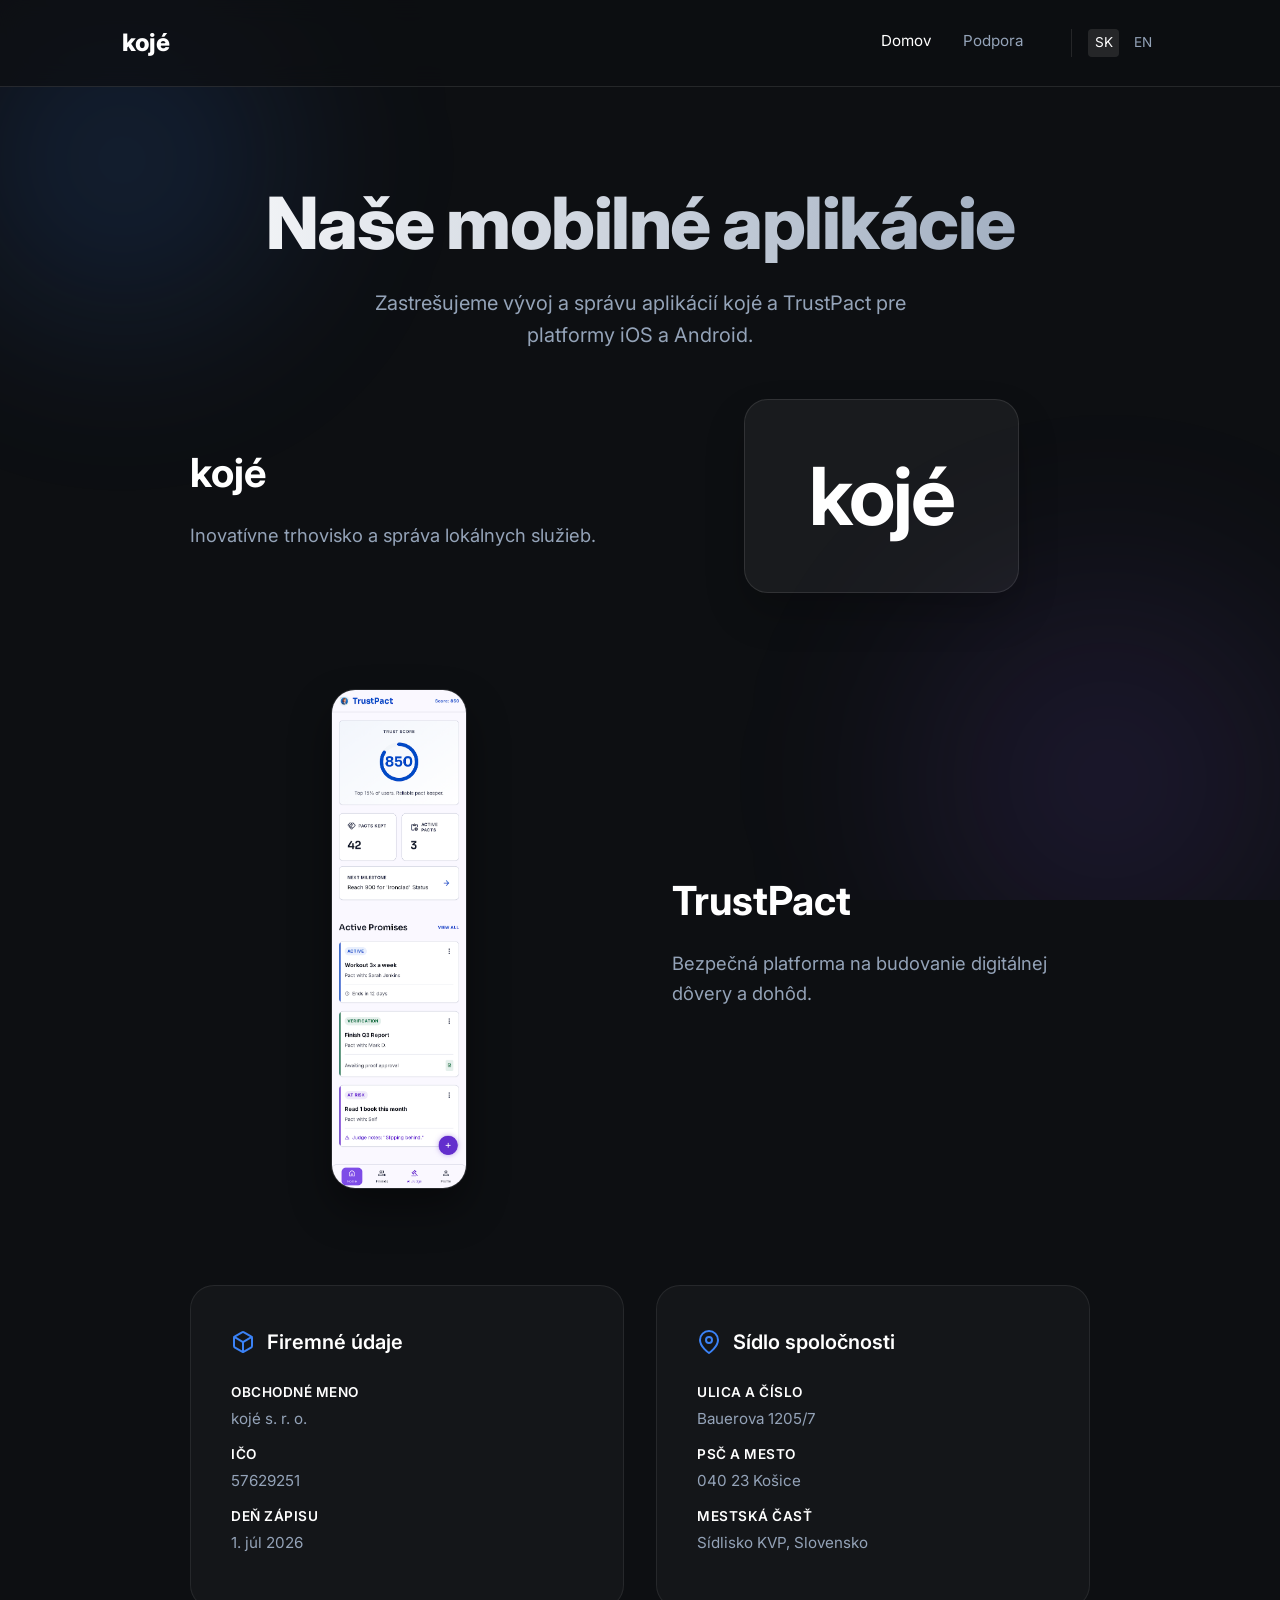
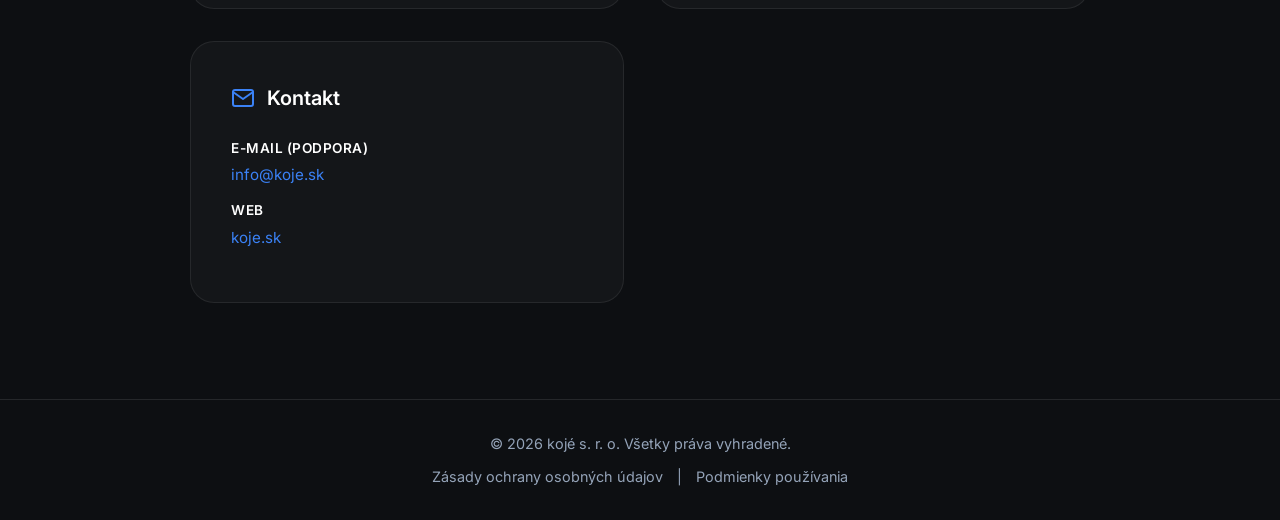
<file: index.html>
<!DOCTYPE html>
<html lang="sk">

<head>
    <meta charset="UTF-8">
    <meta name="viewport" content="width=device-width, initial-scale=1.0">
    <title>kojé s.r.o. | Vývoj inovatívnych mobilných aplikácií</title>
    <meta name="description" content="Sme technologická spoločnosť zameraná na vývoj inovatívnych mobilných aplikácií.">
    <link rel="stylesheet" href="css/style.css">
</head>

<body>
    <div class="bg-gradients">
        <div class="gradient-blob blob-1"></div>
        <div class="gradient-blob blob-2"></div>
    </div>

    <nav>
        <div class="container nav-content">
            <a href="/" class="logo">kojé</a>
            <div class="nav-links">
                <a href="/" class="active">Domov</a>
                <a href="support.html">Podpora</a>
                <div class="lang-switch">
                    <a href="/" class="active">SK</a>
                    <a href="/en/">EN</a>
                </div>
            </div>
        </div>
    </nav>

    <main>
        <div class="container">
            <div class="hero">
                <h1>Naše mobilné aplikácie</h1>
                <p>Zastrešujeme vývoj a správu aplikácií kojé a TrustPact pre platformy iOS a Android.</p>
            </div>

            <div class="apps-section" style="width: 100%; max-width: 900px; margin: 0 auto 6rem auto;">
                <div class="app-feature" style="display: flex; align-items: center; gap: 4rem; margin-bottom: 6rem; flex-wrap: wrap;">
                    <div style="flex: 1; min-width: 300px; text-align: left;">
                        <h2 style="font-size: 2.5rem; margin-bottom: 1rem; color: #fff;">kojé</h2>
                        <p style="font-size: 1.15rem; color: var(--text-muted);">Inovatívne trhovisko a správa lokálnych služieb.</p>
                    </div>
                    <div style="flex: 1; min-width: 300px; display: flex; justify-content: center; align-items: center;">
                        <div style="font-size: 5rem; font-weight: bold; color: #fff; letter-spacing: -2px; padding: 2rem 4rem; background: rgba(255,255,255,0.05); border-radius: 24px; box-shadow: 0 20px 40px rgba(0,0,0,0.2); border: 1px solid var(--glass-border);">kojé</div>
                    </div>
                </div>

                <div class="app-feature" style="display: flex; align-items: center; gap: 4rem; margin-bottom: 2rem; flex-wrap: wrap-reverse;">
                    <div style="flex: 1; min-width: 300px; display: flex; justify-content: center;">
                        <img src="images/trustpact-screen.png" alt="TrustPact screenshot" style="max-height: 500px; width: auto; max-width: 100%; border-radius: 24px; object-fit: contain; box-shadow: 0 20px 40px rgba(0,0,0,0.4); border: 1px solid var(--glass-border);">
                    </div>
                    <div style="flex: 1; min-width: 300px; text-align: left;">
                        <h2 style="font-size: 2.5rem; margin-bottom: 1rem; color: #fff;">TrustPact</h2>
                        <p style="font-size: 1.15rem; color: var(--text-muted);">Bezpečná platforma na budovanie digitálnej dôvery a dohôd.</p>
                    </div>
                </div>
            </div>

            <div class="info-grid">
                <div class="glass-card">
                    <h3>
                        <svg width="24" height="24" viewBox="0 0 24 24" fill="none" stroke="currentColor"
                            stroke-width="2" stroke-linecap="round" stroke-linejoin="round">
                            <path
                                d="M21 16V8a2 2 0 0 0-1-1.73l-7-4a2 2 0 0 0-2 0l-7 4A2 2 0 0 0 3 8v8a2 2 0 0 0 1 1.73l7 4a2 2 0 0 0 2 0l7-4A2 2 0 0 0 21 16z">
                            </path>
                            <polyline points="3.27 6.96 12 12.01 20.73 6.96"></polyline>
                            <line x1="12" y1="22.08" x2="12" y2="12"></line>
                        </svg>
                        Firemné údaje
                    </h3>
                    <p><strong>Obchodné meno</strong> kojé s. r. o.</p>
                    <p><strong>IČO</strong> 57629251</p>
                    <p><strong>Deň zápisu</strong> 1. júl 2026</p>
                </div>

                <div class="glass-card">
                    <h3>
                        <svg width="24" height="24" viewBox="0 0 24 24" fill="none" stroke="currentColor"
                            stroke-width="2" stroke-linecap="round" stroke-linejoin="round">
                            <path d="M21 10c0 7-9 13-9 13s-9-6-9-13a9 9 0 0 1 18 0z"></path>
                            <circle cx="12" cy="10" r="3"></circle>
                        </svg>
                        Sídlo spoločnosti
                    </h3>
                    <p><strong>Ulica a číslo</strong> Bauerova 1205/7</p>
                    <p><strong>PSČ a mesto</strong> 040 23 Košice</p>
                    <p><strong>Mestská časť</strong> Sídlisko KVP, Slovensko</p>
                </div>

                <div class="glass-card">
                    <h3>
                        <svg width="24" height="24" viewBox="0 0 24 24" fill="none" stroke="currentColor"
                            stroke-width="2" stroke-linecap="round" stroke-linejoin="round">
                            <path d="M4 4h16c1.1 0 2 .9 2 2v12c0 1.1-.9 2-2 2H4c-1.1 0-2-.9-2-2V6c0-1.1.9-2 2-2z">
                            </path>
                            <polyline points="22,6 12,13 2,6"></polyline>
                        </svg>
                        Kontakt
                    </h3>
                    <p><strong>E-mail (Podpora)</strong> <a href="mailto:info@koje.sk">info@koje.sk</a></p>
                    <p><strong>Web</strong> <a href="https://koje.sk">koje.sk</a></p>
                </div>
            </div>
        </div>
    </main>

    <footer>
        <div class="container">
            <p>&copy; 2026 kojé s. r. o. Všetky práva vyhradené.</p>
            <p style="margin-top: 10px;">
                <a href="privacy-policy.html"
                    style="color: var(--text-muted); text-decoration: none; margin: 0 10px;">Zásady ochrany osobných
                    údajov</a> |
                <a href="terms-of-service.html"
                    style="color: var(--text-muted); text-decoration: none; margin: 0 10px;">Podmienky používania</a>
            </p>
        </div>
    </footer>
</body>

</html>
</file>
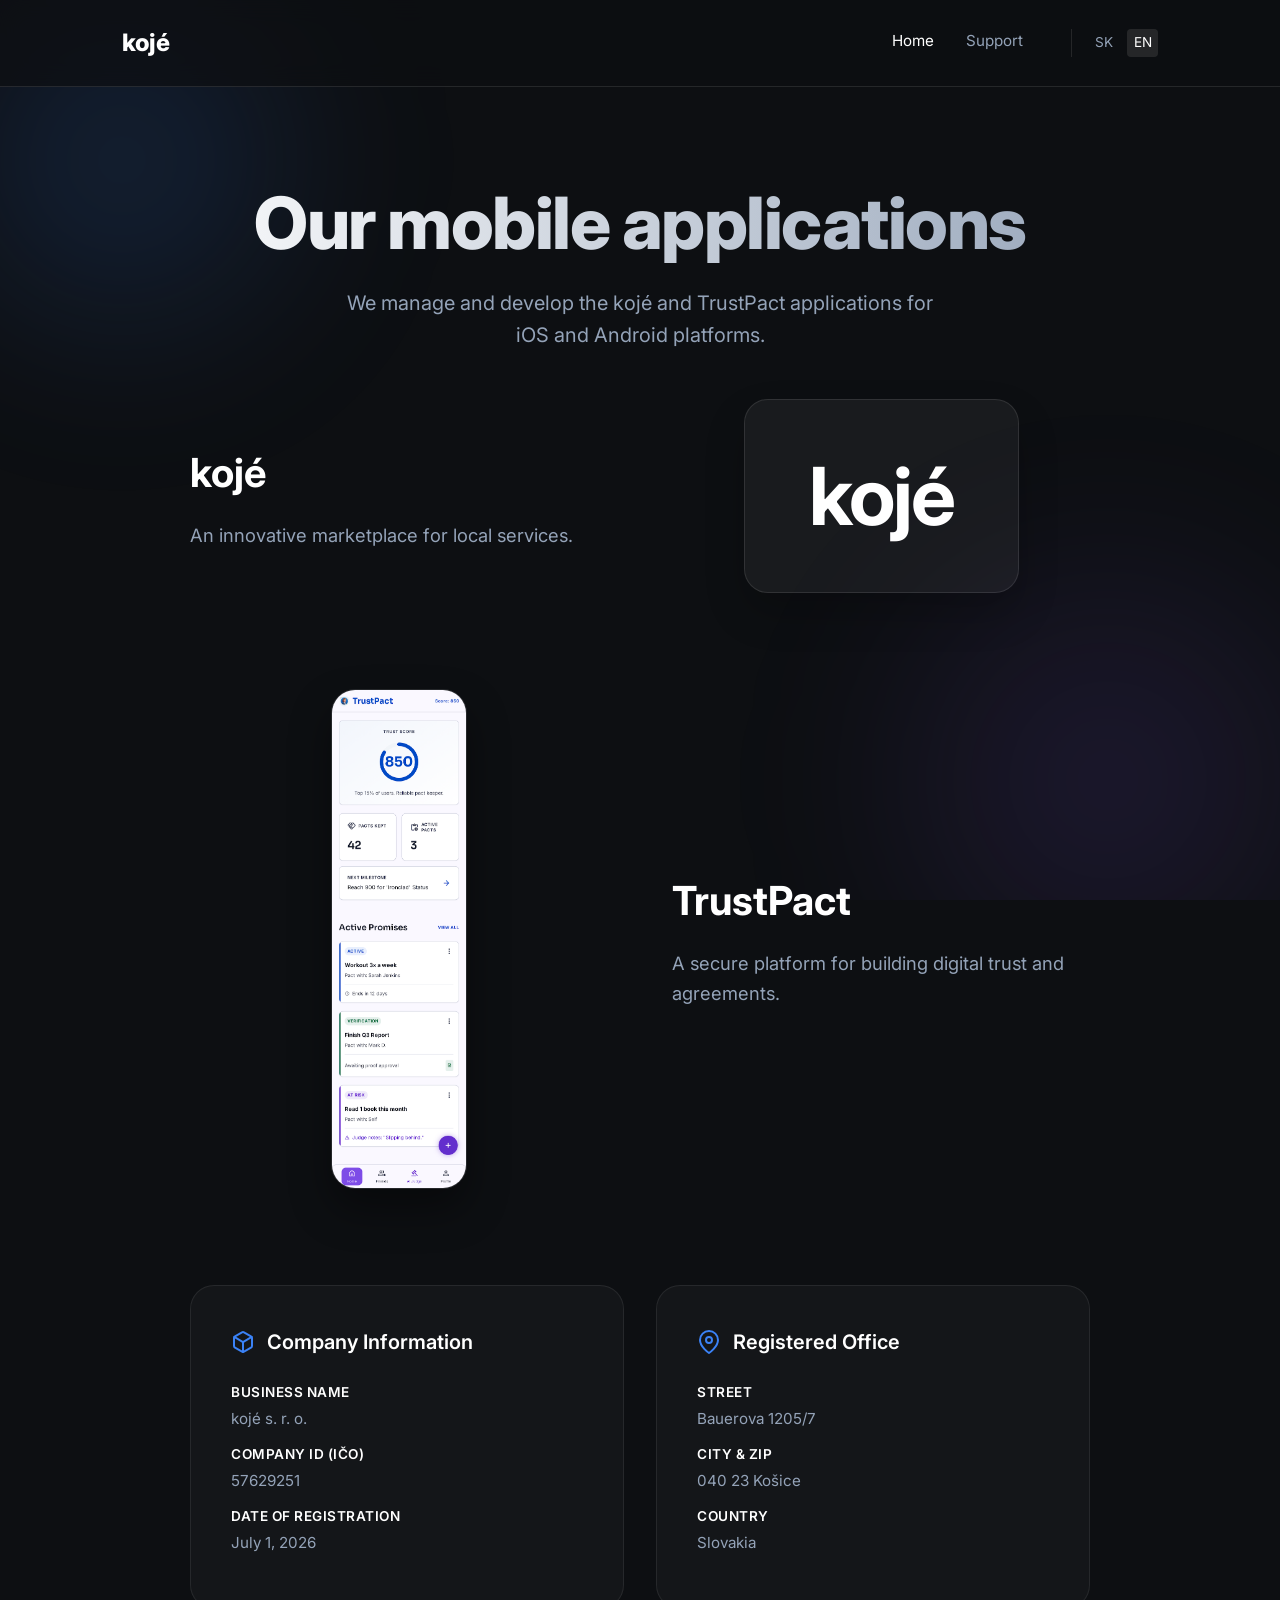
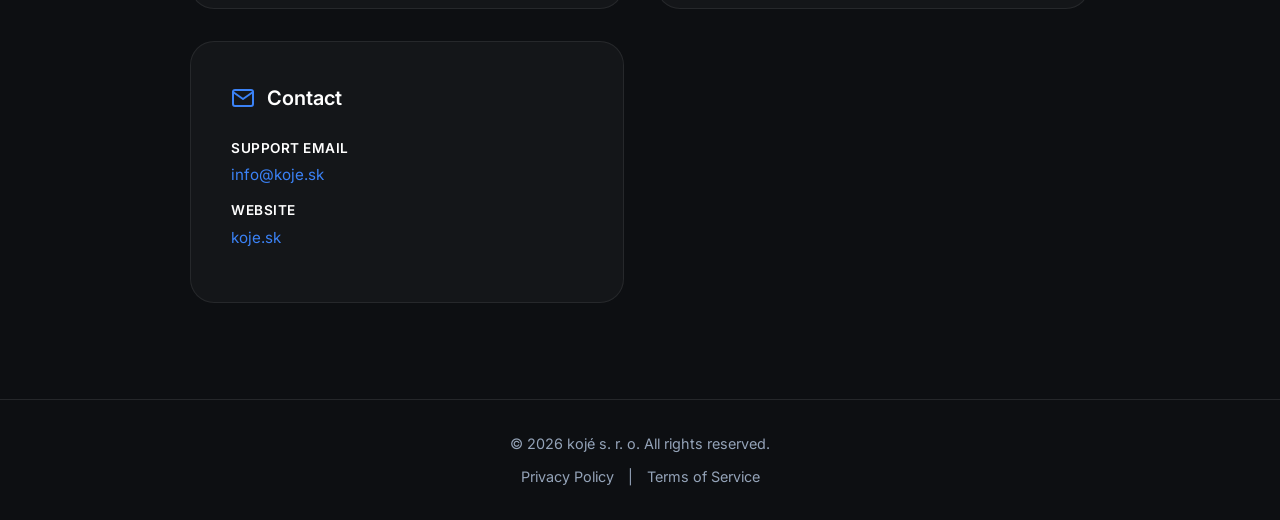
<file: en/index.html>
<!DOCTYPE html>
<html lang="en">

<head>
    <meta charset="UTF-8">
    <meta name="viewport" content="width=device-width, initial-scale=1.0">
    <title>kojé s.r.o. | Development of innovative mobile apps</title>
    <meta name="description"
        content="We are a technology company focused on developing innovative mobile applications.">
    <link rel="stylesheet" href="../css/style.css">
</head>

<body>
    <div class="bg-gradients">
        <div class="gradient-blob blob-1"></div>
        <div class="gradient-blob blob-2"></div>
    </div>

    <nav>
        <div class="container nav-content">
            <a href="/en/" class="logo">kojé</a>
            <div class="nav-links">
                <a href="/en/" class="active">Home</a>
                <a href="/en/support.html">Support</a>
                <div class="lang-switch">
                    <a href="/">SK</a>
                    <a href="/en/" class="active">EN</a>
                </div>
            </div>
        </div>
    </nav>

    <main>
        <div class="container">
            <div class="hero">
                <h1>Our mobile applications</h1>
                <p>We manage and develop the kojé and TrustPact applications for iOS and Android platforms.</p>
            </div>

            <div class="apps-section" style="width: 100%; max-width: 900px; margin: 0 auto 6rem auto;">
                <div class="app-feature" style="display: flex; align-items: center; gap: 4rem; margin-bottom: 6rem; flex-wrap: wrap;">
                    <div style="flex: 1; min-width: 300px; text-align: left;">
                        <h2 style="font-size: 2.5rem; margin-bottom: 1rem; color: #fff;">kojé</h2>
                        <p style="font-size: 1.15rem; color: var(--text-muted);">An innovative marketplace for local services.</p>
                    </div>
                    <div style="flex: 1; min-width: 300px; display: flex; justify-content: center; align-items: center;">
                        <div style="font-size: 5rem; font-weight: bold; color: #fff; letter-spacing: -2px; padding: 2rem 4rem; background: rgba(255,255,255,0.05); border-radius: 24px; box-shadow: 0 20px 40px rgba(0,0,0,0.2); border: 1px solid var(--glass-border);">kojé</div>
                    </div>
                </div>

                <div class="app-feature" style="display: flex; align-items: center; gap: 4rem; margin-bottom: 2rem; flex-wrap: wrap-reverse;">
                    <div style="flex: 1; min-width: 300px; display: flex; justify-content: center;">
                        <img src="../images/trustpact-screen.png" alt="TrustPact screenshot" style="max-height: 500px; width: auto; max-width: 100%; border-radius: 24px; object-fit: contain; box-shadow: 0 20px 40px rgba(0,0,0,0.4); border: 1px solid var(--glass-border);">
                    </div>
                    <div style="flex: 1; min-width: 300px; text-align: left;">
                        <h2 style="font-size: 2.5rem; margin-bottom: 1rem; color: #fff;">TrustPact</h2>
                        <p style="font-size: 1.15rem; color: var(--text-muted);">A secure platform for building digital trust and agreements.</p>
                    </div>
                </div>
            </div>

            <div class="info-grid">
                <div class="glass-card">
                    <h3>
                        <svg width="24" height="24" viewBox="0 0 24 24" fill="none" stroke="currentColor"
                            stroke-width="2" stroke-linecap="round" stroke-linejoin="round">
                            <path
                                d="M21 16V8a2 2 0 0 0-1-1.73l-7-4a2 2 0 0 0-2 0l-7 4A2 2 0 0 0 3 8v8a2 2 0 0 0 1 1.73l7 4a2 2 0 0 0 2 0l7-4A2 2 0 0 0 21 16z">
                            </path>
                            <polyline points="3.27 6.96 12 12.01 20.73 6.96"></polyline>
                            <line x1="12" y1="22.08" x2="12" y2="12"></line>
                        </svg>
                        Company Information
                    </h3>
                    <p><strong>Business Name</strong> kojé s. r. o.</p>
                    <p><strong>Company ID (IČO)</strong> 57629251</p>
                    <p><strong>Date of Registration</strong> July 1, 2026</p>
                </div>

                <div class="glass-card">
                    <h3>
                        <svg width="24" height="24" viewBox="0 0 24 24" fill="none" stroke="currentColor"
                            stroke-width="2" stroke-linecap="round" stroke-linejoin="round">
                            <path d="M21 10c0 7-9 13-9 13s-9-6-9-13a9 9 0 0 1 18 0z"></path>
                            <circle cx="12" cy="10" r="3"></circle>
                        </svg>
                        Registered Office
                    </h3>
                    <p><strong>Street</strong> Bauerova 1205/7</p>
                    <p><strong>City & ZIP</strong> 040 23 Košice</p>
                    <p><strong>Country</strong> Slovakia</p>
                </div>

                <div class="glass-card">
                    <h3>
                        <svg width="24" height="24" viewBox="0 0 24 24" fill="none" stroke="currentColor"
                            stroke-width="2" stroke-linecap="round" stroke-linejoin="round">
                            <path d="M4 4h16c1.1 0 2 .9 2 2v12c0 1.1-.9 2-2 2H4c-1.1 0-2-.9-2-2V6c0-1.1.9-2 2-2z">
                            </path>
                            <polyline points="22,6 12,13 2,6"></polyline>
                        </svg>
                        Contact
                    </h3>
                    <p><strong>Support Email</strong> <a href="mailto:info@koje.sk">info@koje.sk</a></p>
                    <p><strong>Website</strong> <a href="https://koje.sk">koje.sk</a></p>
                </div>
            </div>
        </div>
    </main>

    <footer>
        <div class="container">
            <p>&copy; 2026 kojé s. r. o. All rights reserved.</p>
            <p style="margin-top: 10px;">
                <a href="/en/privacy-policy.html"
                    style="color: var(--text-muted); text-decoration: none; margin: 0 10px;">Privacy Policy</a> |
                <a href="/en/terms-of-service.html"
                    style="color: var(--text-muted); text-decoration: none; margin: 0 10px;">Terms of Service</a>
            </p>
        </div>
    </footer>
</body>

</html>
</file>
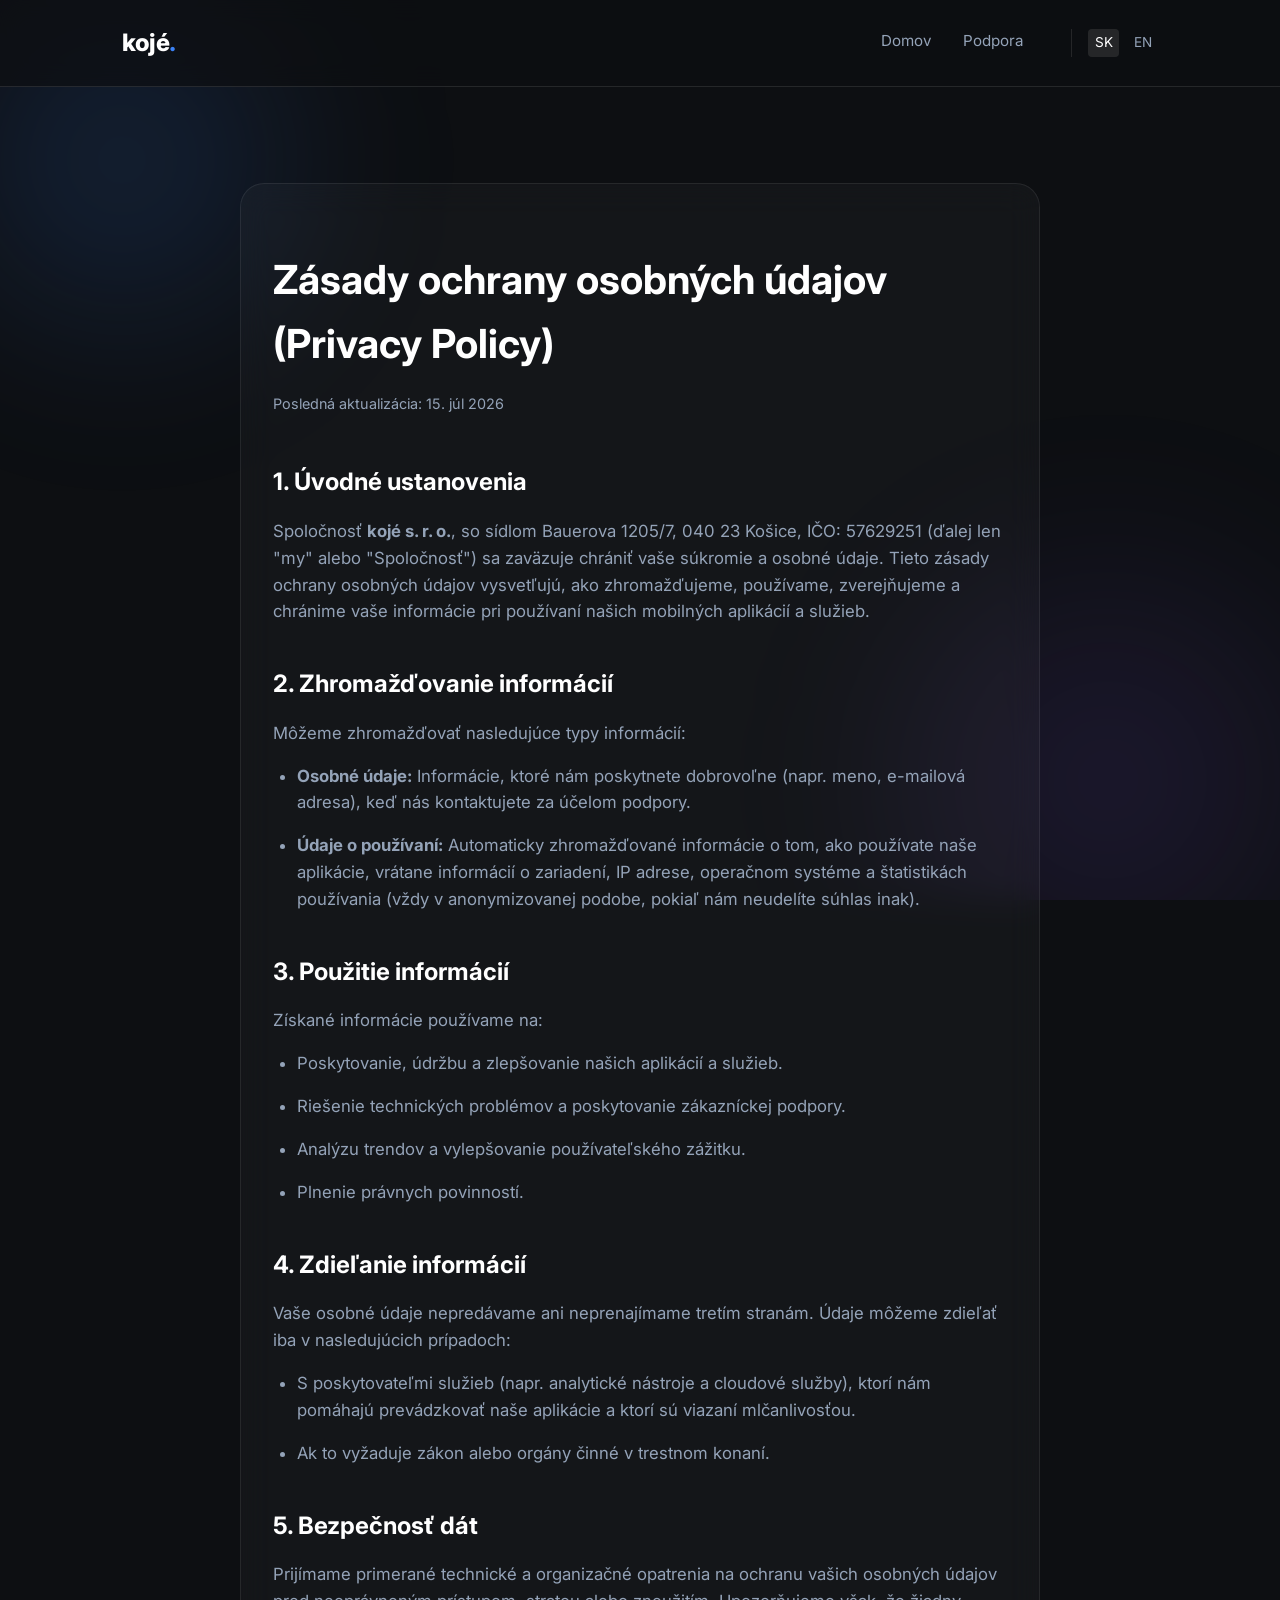
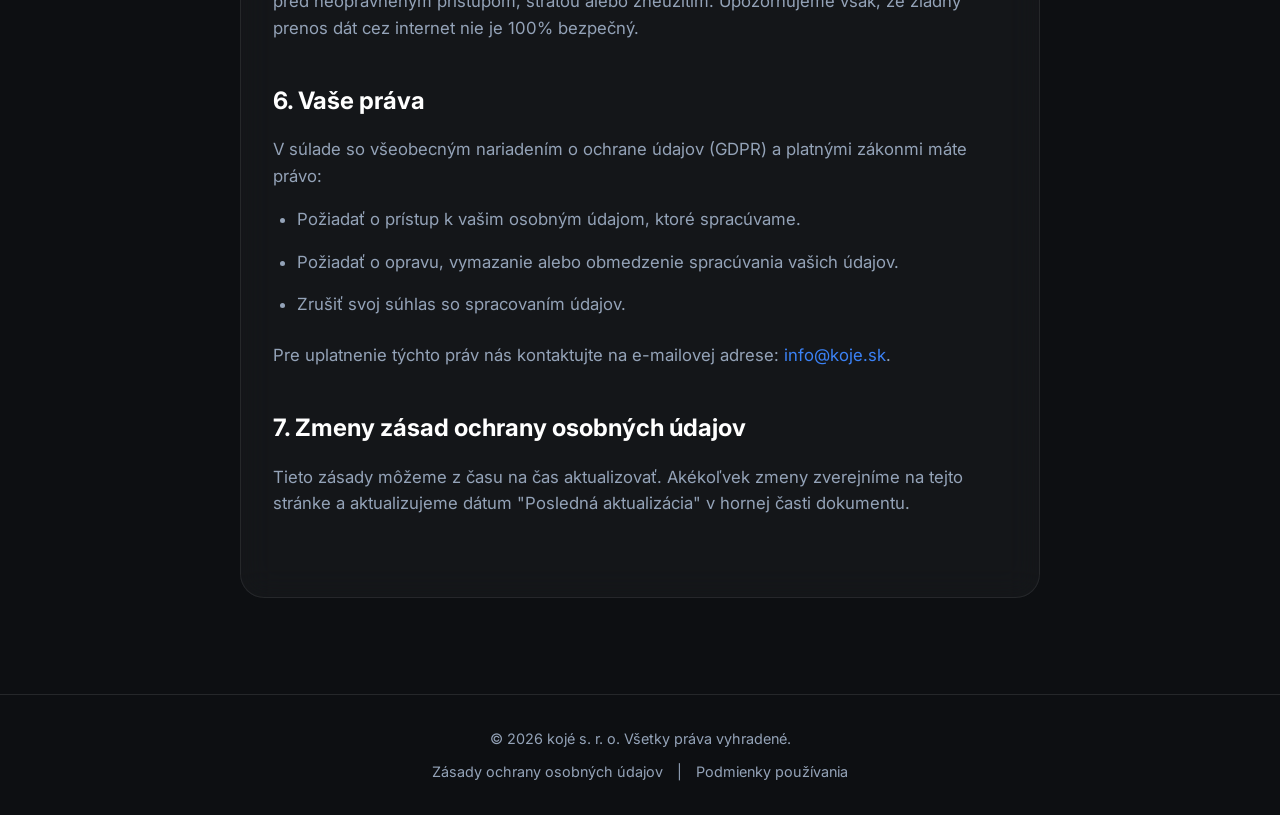
<file: privacy-policy.html>
<!DOCTYPE html>
<html lang="sk">
<head>
    <meta charset="UTF-8">
    <meta name="viewport" content="width=device-width, initial-scale=1.0">
    <title>Zásady ochrany osobných údajov | kojé s.r.o.</title>
    <meta name="description" content="Zásady ochrany osobných údajov spoločnosti kojé s.r.o.">
    <link rel="stylesheet" href="css/style.css">
</head>
<body>
    <div class="bg-gradients">
        <div class="gradient-blob blob-1"></div>
        <div class="gradient-blob blob-2"></div>
    </div>

    <nav>
        <div class="container nav-content">
            <a href="/" class="logo">kojé<span>.</span></a>
            <div class="nav-links">
                <a href="/">Domov</a>
                <a href="support.html">Podpora</a>
                <div class="lang-switch">
                    <a href="privacy-policy.html" class="active">SK</a>
                    <a href="/en/privacy-policy.html">EN</a>
                </div>
            </div>
        </div>
    </nav>

    <main>
        <div class="container">
            <div class="document-content">
                <h1>Zásady ochrany osobných údajov (Privacy Policy)</h1>
                <span class="last-updated">Posledná aktualizácia: 15. júl 2026</span>

                <h2>1. Úvodné ustanovenia</h2>
                <p>Spoločnosť <strong>kojé s. r. o.</strong>, so sídlom Bauerova 1205/7, 040 23 Košice, IČO: 57629251 (ďalej len "my" alebo "Spoločnosť") sa zaväzuje chrániť vaše súkromie a osobné údaje. Tieto zásady ochrany osobných údajov vysvetľujú, ako zhromažďujeme, používame, zverejňujeme a chránime vaše informácie pri používaní našich mobilných aplikácií a služieb.</p>

                <h2>2. Zhromažďovanie informácií</h2>
                <p>Môžeme zhromažďovať nasledujúce typy informácií:</p>
                <ul>
                    <li><strong>Osobné údaje:</strong> Informácie, ktoré nám poskytnete dobrovoľne (napr. meno, e-mailová adresa), keď nás kontaktujete za účelom podpory.</li>
                    <li><strong>Údaje o používaní:</strong> Automaticky zhromažďované informácie o tom, ako používate naše aplikácie, vrátane informácií o zariadení, IP adrese, operačnom systéme a štatistikách používania (vždy v anonymizovanej podobe, pokiaľ nám neudelíte súhlas inak).</li>
                </ul>

                <h2>3. Použitie informácií</h2>
                <p>Získané informácie používame na:</p>
                <ul>
                    <li>Poskytovanie, údržbu a zlepšovanie našich aplikácií a služieb.</li>
                    <li>Riešenie technických problémov a poskytovanie zákazníckej podpory.</li>
                    <li>Analýzu trendov a vylepšovanie používateľského zážitku.</li>
                    <li>Plnenie právnych povinností.</li>
                </ul>

                <h2>4. Zdieľanie informácií</h2>
                <p>Vaše osobné údaje nepredávame ani neprenajímame tretím stranám. Údaje môžeme zdieľať iba v nasledujúcich prípadoch:</p>
                <ul>
                    <li>S poskytovateľmi služieb (napr. analytické nástroje a cloudové služby), ktorí nám pomáhajú prevádzkovať naše aplikácie a ktorí sú viazaní mlčanlivosťou.</li>
                    <li>Ak to vyžaduje zákon alebo orgány činné v trestnom konaní.</li>
                </ul>

                <h2>5. Bezpečnosť dát</h2>
                <p>Prijímame primerané technické a organizačné opatrenia na ochranu vašich osobných údajov pred neoprávneným prístupom, stratou alebo zneužitím. Upozorňujeme však, že žiadny prenos dát cez internet nie je 100% bezpečný.</p>

                <h2>6. Vaše práva</h2>
                <p>V súlade so všeobecným nariadením o ochrane údajov (GDPR) a platnými zákonmi máte právo:</p>
                <ul>
                    <li>Požiadať o prístup k vašim osobným údajom, ktoré spracúvame.</li>
                    <li>Požiadať o opravu, vymazanie alebo obmedzenie spracúvania vašich údajov.</li>
                    <li>Zrušiť svoj súhlas so spracovaním údajov.</li>
                </ul>
                <p>Pre uplatnenie týchto práv nás kontaktujte na e-mailovej adrese: <a href="mailto:info@koje.sk">info@koje.sk</a>.</p>

                <h2>7. Zmeny zásad ochrany osobných údajov</h2>
                <p>Tieto zásady môžeme z času na čas aktualizovať. Akékoľvek zmeny zverejníme na tejto stránke a aktualizujeme dátum "Posledná aktualizácia" v hornej časti dokumentu.</p>
            </div>
        </div>
    </main>

    <footer>
        <div class="container">
            <p>&copy; 2026 kojé s. r. o. Všetky práva vyhradené.</p>
            <p style="margin-top: 10px;">
                <a href="privacy-policy.html" style="color: var(--text-muted); text-decoration: none; margin: 0 10px;">Zásady ochrany osobných údajov</a> | 
                <a href="terms-of-service.html" style="color: var(--text-muted); text-decoration: none; margin: 0 10px;">Podmienky používania</a>
            </p>
        </div>
    </footer>
</body>
</html>
</file>
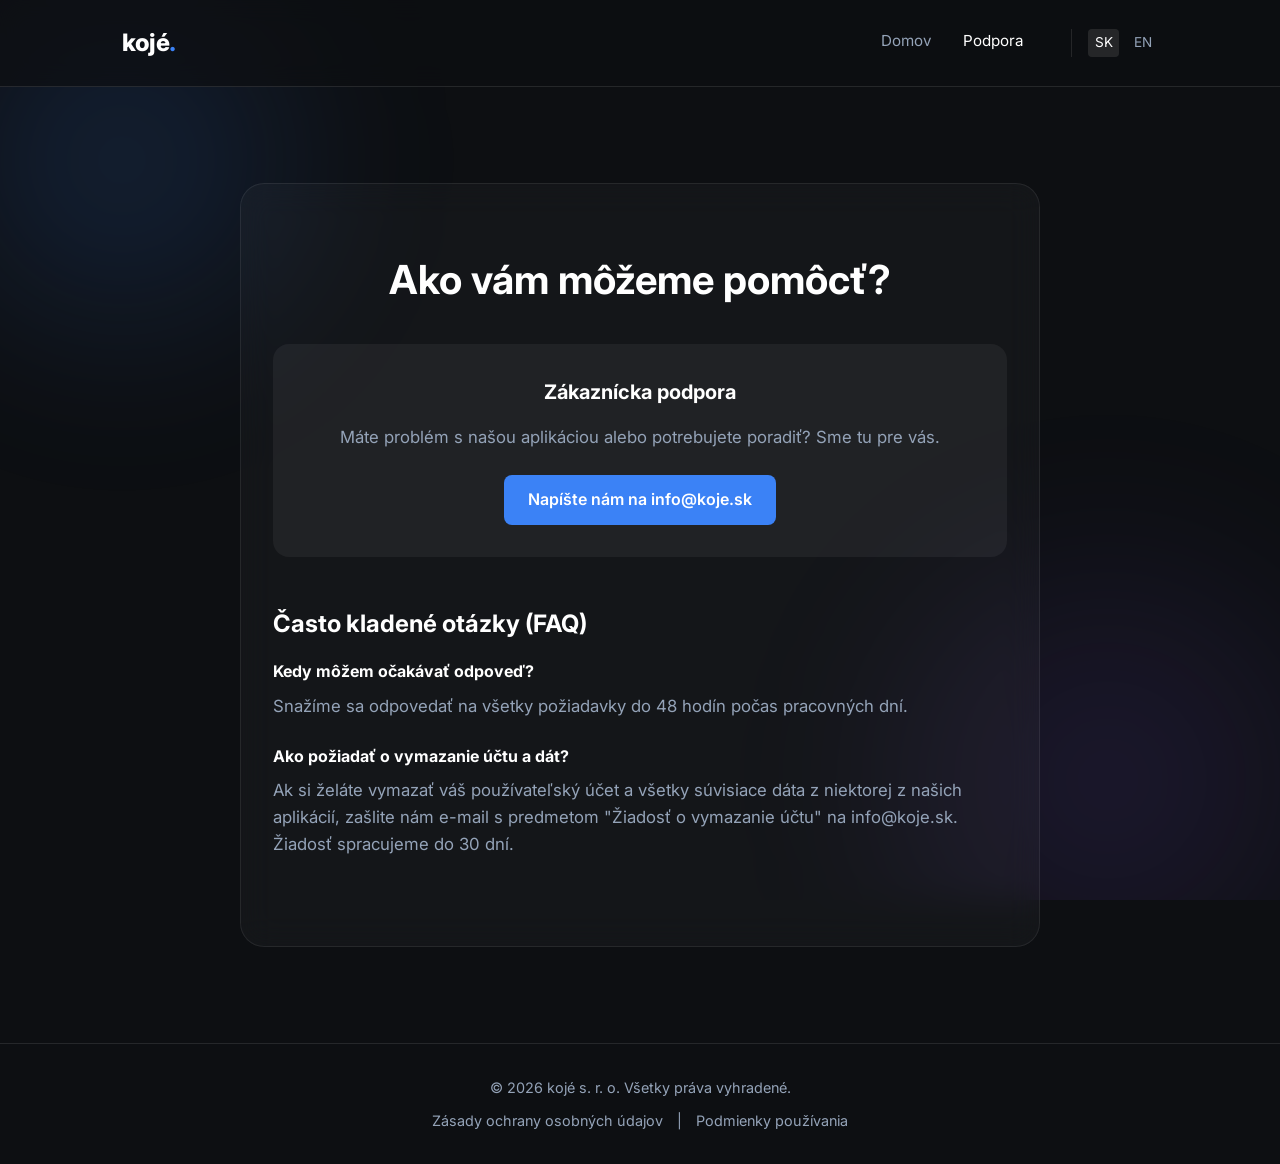
<file: support.html>
<!DOCTYPE html>
<html lang="sk">
<head>
    <meta charset="UTF-8">
    <meta name="viewport" content="width=device-width, initial-scale=1.0">
    <title>Podpora | kojé s.r.o.</title>
    <meta name="description" content="Zákaznícka podpora spoločnosti kojé s.r.o.">
    <link rel="stylesheet" href="css/style.css">
</head>
<body>
    <div class="bg-gradients">
        <div class="gradient-blob blob-1"></div>
        <div class="gradient-blob blob-2"></div>
    </div>

    <nav>
        <div class="container nav-content">
            <a href="/" class="logo">kojé<span>.</span></a>
            <div class="nav-links">
                <a href="/">Domov</a>
                <a href="support.html" class="active">Podpora</a>
                <div class="lang-switch">
                    <a href="support.html" class="active">SK</a>
                    <a href="/en/support.html">EN</a>
                </div>
            </div>
        </div>
    </nav>

    <main>
        <div class="container">
            <div class="document-content" style="text-align: center;">
                <h1 style="margin-bottom: 2rem;">Ako vám môžeme pomôcť?</h1>
                
                <div style="background: rgba(255,255,255,0.05); border-radius: 16px; padding: 2rem; margin-bottom: 2rem;">
                    <h3 style="color: #fff; margin-bottom: 1rem; font-size: 1.25rem;">Zákaznícka podpora</h3>
                    <p style="margin-bottom: 1.5rem;">Máte problém s našou aplikáciou alebo potrebujete poradiť? Sme tu pre vás.</p>
                    
                    <a href="mailto:info@koje.sk" style="display: inline-block; background: var(--primary-color); color: #fff; padding: 12px 24px; border-radius: 8px; text-decoration: none; font-weight: 600; transition: background 0.3s;">
                        Napíšte nám na info@koje.sk
                    </a>
                </div>

                <div style="text-align: left; margin-top: 3rem;">
                    <h2 style="margin-bottom: 1rem;">Často kladené otázky (FAQ)</h2>
                    
                    <div style="margin-bottom: 1.5rem;">
                        <h4 style="color: #fff; margin-bottom: 0.5rem;">Kedy môžem očakávať odpoveď?</h4>
                        <p style="color: var(--text-muted);">Snažíme sa odpovedať na všetky požiadavky do 48 hodín počas pracovných dní.</p>
                    </div>

                    <div style="margin-bottom: 1.5rem;">
                        <h4 style="color: #fff; margin-bottom: 0.5rem;">Ako požiadať o vymazanie účtu a dát?</h4>
                        <p style="color: var(--text-muted);">Ak si želáte vymazať váš používateľský účet a všetky súvisiace dáta z niektorej z našich aplikácií, zašlite nám e-mail s predmetom "Žiadosť o vymazanie účtu" na info@koje.sk. Žiadosť spracujeme do 30 dní.</p>
                    </div>
                </div>

            </div>
        </div>
    </main>

    <footer>
        <div class="container">
            <p>&copy; 2026 kojé s. r. o. Všetky práva vyhradené.</p>
            <p style="margin-top: 10px;">
                <a href="privacy-policy.html" style="color: var(--text-muted); text-decoration: none; margin: 0 10px;">Zásady ochrany osobných údajov</a> | 
                <a href="terms-of-service.html" style="color: var(--text-muted); text-decoration: none; margin: 0 10px;">Podmienky používania</a>
            </p>
        </div>
    </footer>
</body>
</html>
</file>
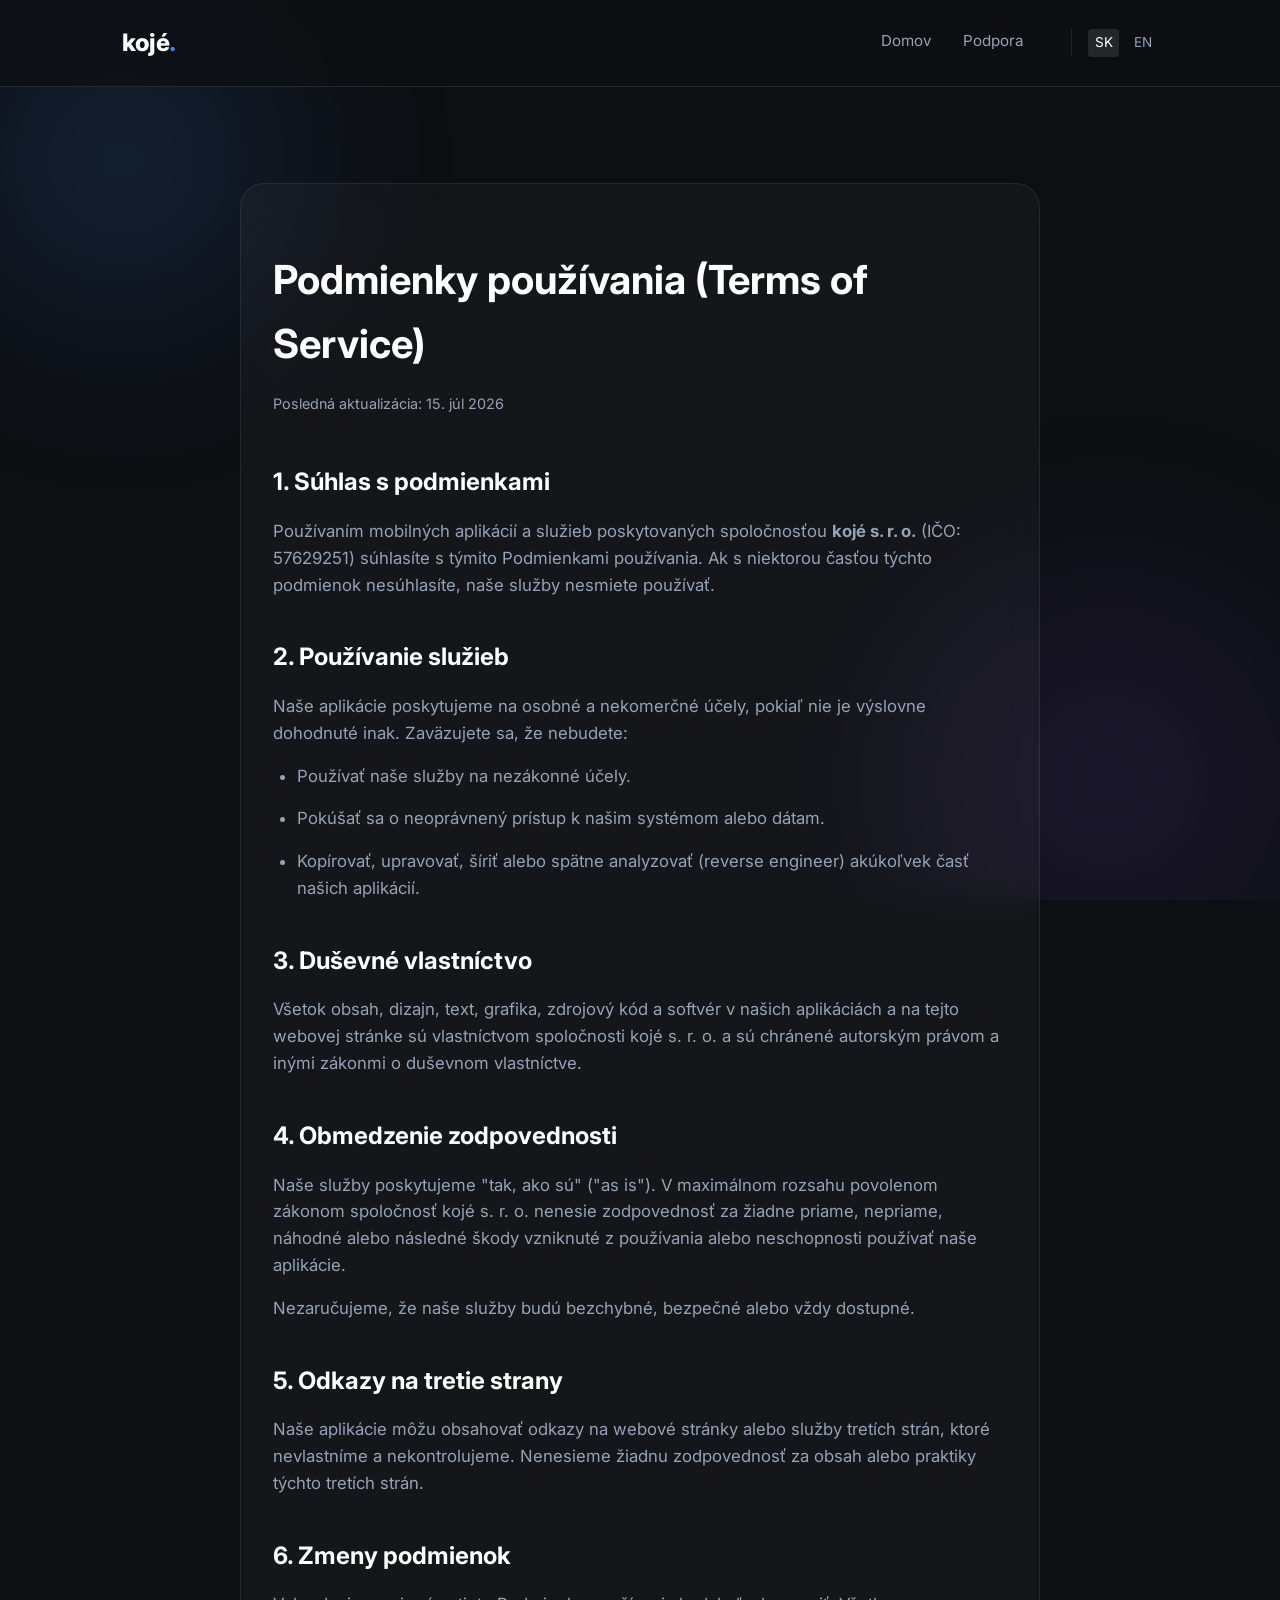
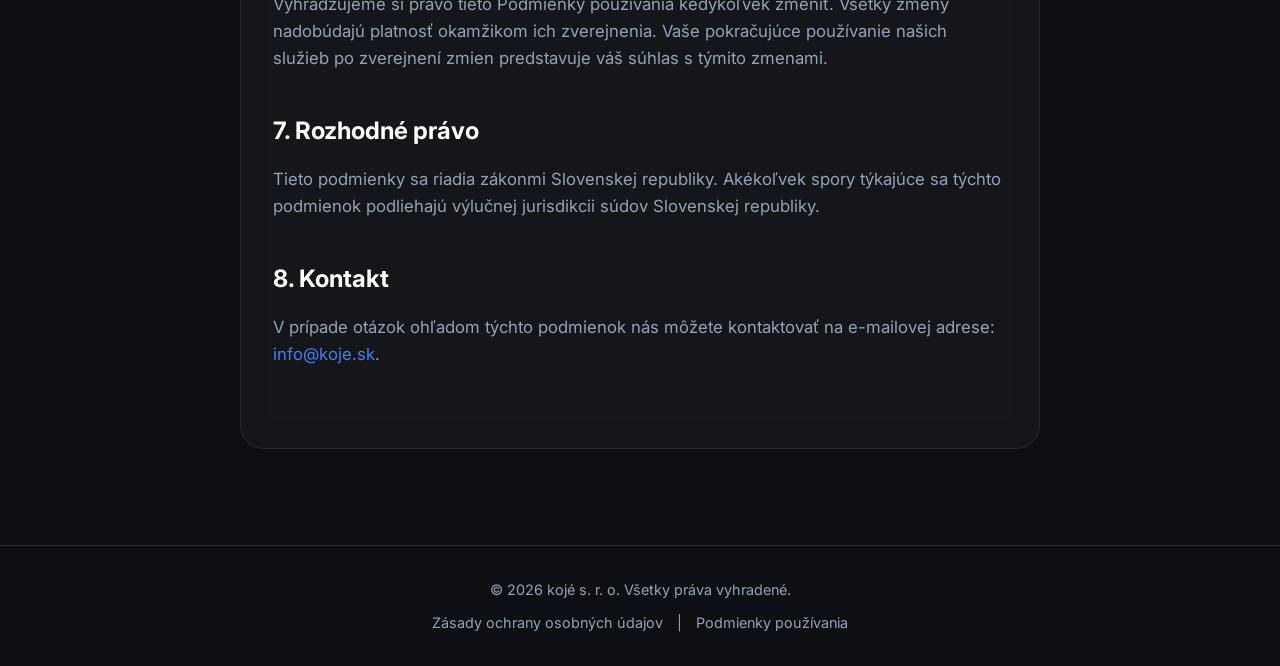
<file: terms-of-service.html>
<!DOCTYPE html>
<html lang="sk">
<head>
    <meta charset="UTF-8">
    <meta name="viewport" content="width=device-width, initial-scale=1.0">
    <title>Podmienky používania | kojé s.r.o.</title>
    <meta name="description" content="Podmienky používania služieb spoločnosti kojé s.r.o.">
    <link rel="stylesheet" href="css/style.css">
</head>
<body>
    <div class="bg-gradients">
        <div class="gradient-blob blob-1"></div>
        <div class="gradient-blob blob-2"></div>
    </div>

    <nav>
        <div class="container nav-content">
            <a href="/" class="logo">kojé<span>.</span></a>
            <div class="nav-links">
                <a href="/">Domov</a>
                <a href="support.html">Podpora</a>
                <div class="lang-switch">
                    <a href="terms-of-service.html" class="active">SK</a>
                    <a href="/en/terms-of-service.html">EN</a>
                </div>
            </div>
        </div>
    </nav>

    <main>
        <div class="container">
            <div class="document-content">
                <h1>Podmienky používania (Terms of Service)</h1>
                <span class="last-updated">Posledná aktualizácia: 15. júl 2026</span>

                <h2>1. Súhlas s podmienkami</h2>
                <p>Používaním mobilných aplikácií a služieb poskytovaných spoločnosťou <strong>kojé s. r. o.</strong> (IČO: 57629251) súhlasíte s týmito Podmienkami používania. Ak s niektorou časťou týchto podmienok nesúhlasíte, naše služby nesmiete používať.</p>

                <h2>2. Používanie služieb</h2>
                <p>Naše aplikácie poskytujeme na osobné a nekomerčné účely, pokiaľ nie je výslovne dohodnuté inak. Zaväzujete sa, že nebudete:</p>
                <ul>
                    <li>Používať naše služby na nezákonné účely.</li>
                    <li>Pokúšať sa o neoprávnený prístup k našim systémom alebo dátam.</li>
                    <li>Kopírovať, upravovať, šíriť alebo spätne analyzovať (reverse engineer) akúkoľvek časť našich aplikácií.</li>
                </ul>

                <h2>3. Duševné vlastníctvo</h2>
                <p>Všetok obsah, dizajn, text, grafika, zdrojový kód a softvér v našich aplikáciách a na tejto webovej stránke sú vlastníctvom spoločnosti kojé s. r. o. a sú chránené autorským právom a inými zákonmi o duševnom vlastníctve.</p>

                <h2>4. Obmedzenie zodpovednosti</h2>
                <p>Naše služby poskytujeme "tak, ako sú" ("as is"). V maximálnom rozsahu povolenom zákonom spoločnosť kojé s. r. o. nenesie zodpovednosť za žiadne priame, nepriame, náhodné alebo následné škody vzniknuté z používania alebo neschopnosti používať naše aplikácie.</p>
                <p>Nezaručujeme, že naše služby budú bezchybné, bezpečné alebo vždy dostupné.</p>

                <h2>5. Odkazy na tretie strany</h2>
                <p>Naše aplikácie môžu obsahovať odkazy na webové stránky alebo služby tretích strán, ktoré nevlastníme a nekontrolujeme. Nenesieme žiadnu zodpovednosť za obsah alebo praktiky týchto tretích strán.</p>

                <h2>6. Zmeny podmienok</h2>
                <p>Vyhradzujeme si právo tieto Podmienky používania kedykoľvek zmeniť. Všetky zmeny nadobúdajú platnosť okamžikom ich zverejnenia. Vaše pokračujúce používanie našich služieb po zverejnení zmien predstavuje váš súhlas s týmito zmenami.</p>

                <h2>7. Rozhodné právo</h2>
                <p>Tieto podmienky sa riadia zákonmi Slovenskej republiky. Akékoľvek spory týkajúce sa týchto podmienok podliehajú výlučnej jurisdikcii súdov Slovenskej republiky.</p>
                
                <h2>8. Kontakt</h2>
                <p>V prípade otázok ohľadom týchto podmienok nás môžete kontaktovať na e-mailovej adrese: <a href="mailto:info@koje.sk">info@koje.sk</a>.</p>
            </div>
        </div>
    </main>

    <footer>
        <div class="container">
            <p>&copy; 2026 kojé s. r. o. Všetky práva vyhradené.</p>
            <p style="margin-top: 10px;">
                <a href="privacy-policy.html" style="color: var(--text-muted); text-decoration: none; margin: 0 10px;">Zásady ochrany osobných údajov</a> | 
                <a href="terms-of-service.html" style="color: var(--text-muted); text-decoration: none; margin: 0 10px;">Podmienky používania</a>
            </p>
        </div>
    </footer>
</body>
</html>
</file>
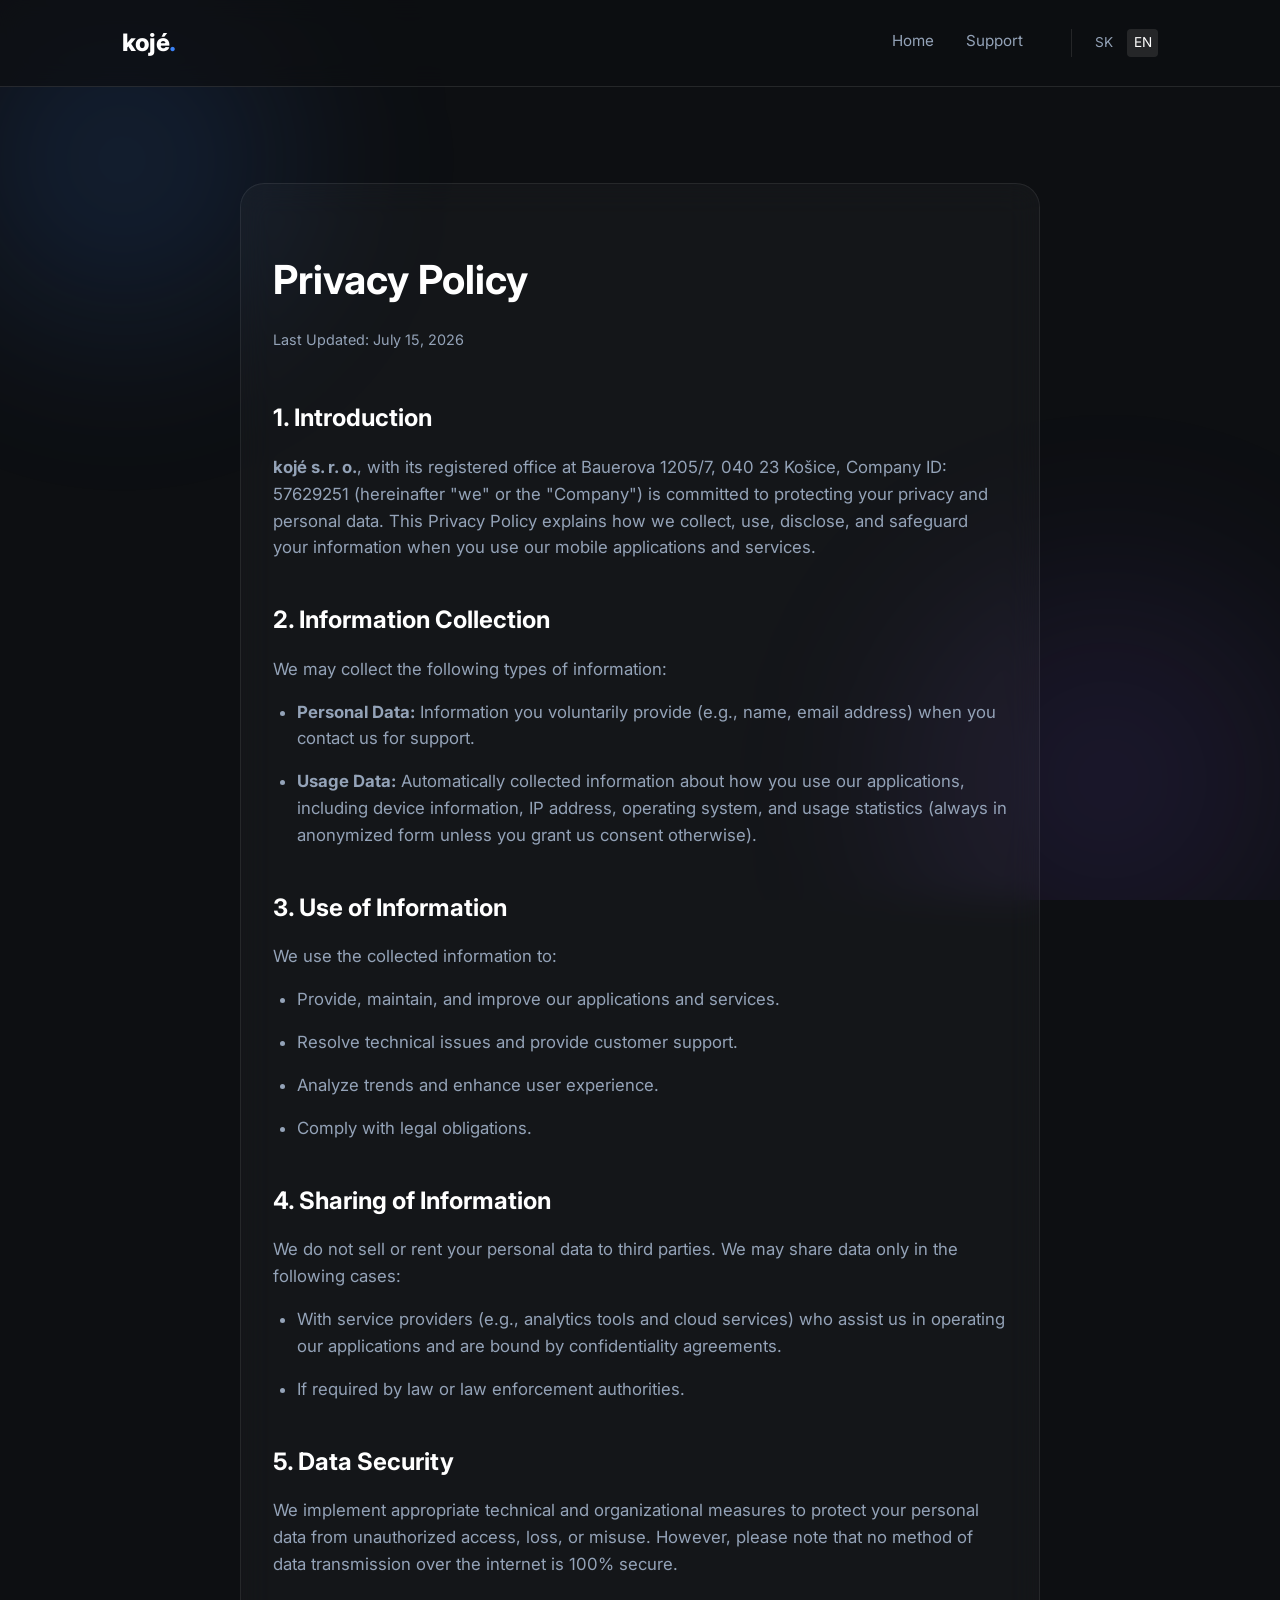
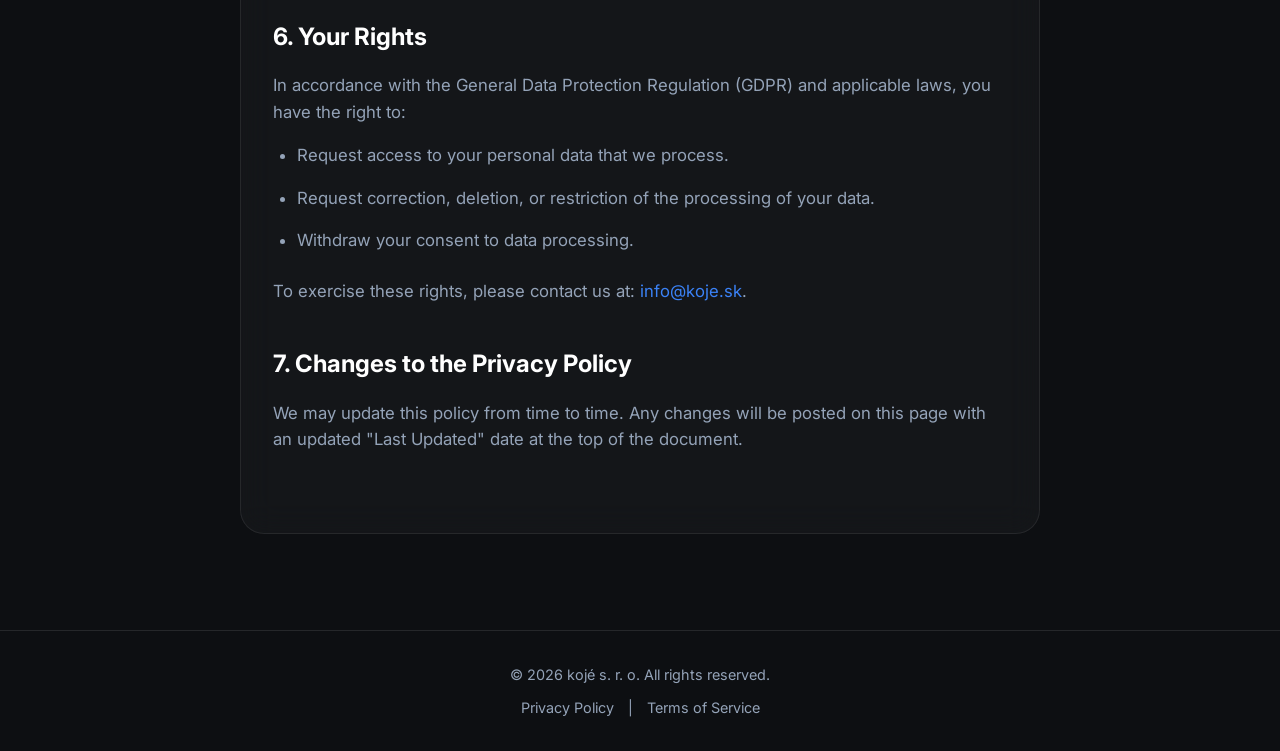
<file: en/privacy-policy.html>
<!DOCTYPE html>
<html lang="en">
<head>
    <meta charset="UTF-8">
    <meta name="viewport" content="width=device-width, initial-scale=1.0">
    <title>Privacy Policy | kojé s.r.o.</title>
    <meta name="description" content="Privacy Policy of kojé s.r.o.">
    <link rel="stylesheet" href="../css/style.css">
</head>
<body>
    <div class="bg-gradients">
        <div class="gradient-blob blob-1"></div>
        <div class="gradient-blob blob-2"></div>
    </div>

    <nav>
        <div class="container nav-content">
            <a href="/en/" class="logo">kojé<span>.</span></a>
            <div class="nav-links">
                <a href="/en/">Home</a>
                <a href="/en/support.html">Support</a>
                <div class="lang-switch">
                    <a href="/privacy-policy.html">SK</a>
                    <a href="/en/privacy-policy.html" class="active">EN</a>
                </div>
            </div>
        </div>
    </nav>

    <main>
        <div class="container">
            <div class="document-content">
                <h1>Privacy Policy</h1>
                <span class="last-updated">Last Updated: July 15, 2026</span>

                <h2>1. Introduction</h2>
                <p><strong>kojé s. r. o.</strong>, with its registered office at Bauerova 1205/7, 040 23 Košice, Company ID: 57629251 (hereinafter "we" or the "Company") is committed to protecting your privacy and personal data. This Privacy Policy explains how we collect, use, disclose, and safeguard your information when you use our mobile applications and services.</p>

                <h2>2. Information Collection</h2>
                <p>We may collect the following types of information:</p>
                <ul>
                    <li><strong>Personal Data:</strong> Information you voluntarily provide (e.g., name, email address) when you contact us for support.</li>
                    <li><strong>Usage Data:</strong> Automatically collected information about how you use our applications, including device information, IP address, operating system, and usage statistics (always in anonymized form unless you grant us consent otherwise).</li>
                </ul>

                <h2>3. Use of Information</h2>
                <p>We use the collected information to:</p>
                <ul>
                    <li>Provide, maintain, and improve our applications and services.</li>
                    <li>Resolve technical issues and provide customer support.</li>
                    <li>Analyze trends and enhance user experience.</li>
                    <li>Comply with legal obligations.</li>
                </ul>

                <h2>4. Sharing of Information</h2>
                <p>We do not sell or rent your personal data to third parties. We may share data only in the following cases:</p>
                <ul>
                    <li>With service providers (e.g., analytics tools and cloud services) who assist us in operating our applications and are bound by confidentiality agreements.</li>
                    <li>If required by law or law enforcement authorities.</li>
                </ul>

                <h2>5. Data Security</h2>
                <p>We implement appropriate technical and organizational measures to protect your personal data from unauthorized access, loss, or misuse. However, please note that no method of data transmission over the internet is 100% secure.</p>

                <h2>6. Your Rights</h2>
                <p>In accordance with the General Data Protection Regulation (GDPR) and applicable laws, you have the right to:</p>
                <ul>
                    <li>Request access to your personal data that we process.</li>
                    <li>Request correction, deletion, or restriction of the processing of your data.</li>
                    <li>Withdraw your consent to data processing.</li>
                </ul>
                <p>To exercise these rights, please contact us at: <a href="mailto:info@koje.sk">info@koje.sk</a>.</p>

                <h2>7. Changes to the Privacy Policy</h2>
                <p>We may update this policy from time to time. Any changes will be posted on this page with an updated "Last Updated" date at the top of the document.</p>
            </div>
        </div>
    </main>

    <footer>
        <div class="container">
            <p>&copy; 2026 kojé s. r. o. All rights reserved.</p>
            <p style="margin-top: 10px;">
                <a href="/en/privacy-policy.html" style="color: var(--text-muted); text-decoration: none; margin: 0 10px;">Privacy Policy</a> | 
                <a href="/en/terms-of-service.html" style="color: var(--text-muted); text-decoration: none; margin: 0 10px;">Terms of Service</a>
            </p>
        </div>
    </footer>
</body>
</html>
</file>
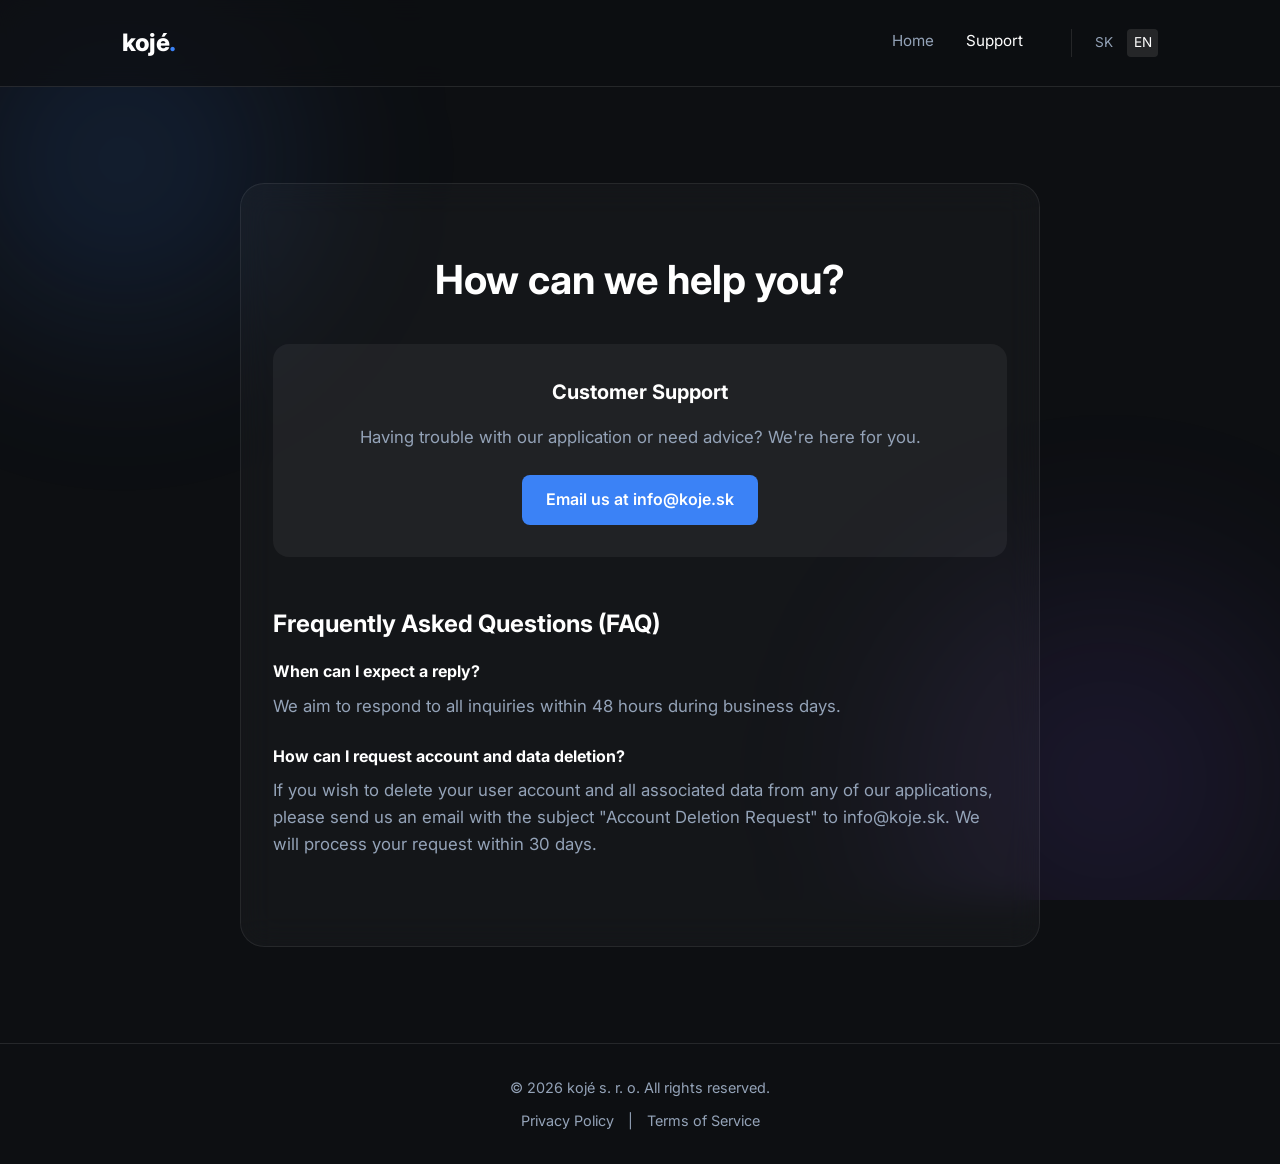
<file: en/support.html>
<!DOCTYPE html>
<html lang="en">
<head>
    <meta charset="UTF-8">
    <meta name="viewport" content="width=device-width, initial-scale=1.0">
    <title>Support | kojé s.r.o.</title>
    <meta name="description" content="Customer support for kojé s.r.o.">
    <link rel="stylesheet" href="../css/style.css">
</head>
<body>
    <div class="bg-gradients">
        <div class="gradient-blob blob-1"></div>
        <div class="gradient-blob blob-2"></div>
    </div>

    <nav>
        <div class="container nav-content">
            <a href="/en/" class="logo">kojé<span>.</span></a>
            <div class="nav-links">
                <a href="/en/">Home</a>
                <a href="/en/support.html" class="active">Support</a>
                <div class="lang-switch">
                    <a href="/support.html">SK</a>
                    <a href="/en/support.html" class="active">EN</a>
                </div>
            </div>
        </div>
    </nav>

    <main>
        <div class="container">
            <div class="document-content" style="text-align: center;">
                <h1 style="margin-bottom: 2rem;">How can we help you?</h1>
                
                <div style="background: rgba(255,255,255,0.05); border-radius: 16px; padding: 2rem; margin-bottom: 2rem;">
                    <h3 style="color: #fff; margin-bottom: 1rem; font-size: 1.25rem;">Customer Support</h3>
                    <p style="margin-bottom: 1.5rem;">Having trouble with our application or need advice? We're here for you.</p>
                    
                    <a href="mailto:info@koje.sk" style="display: inline-block; background: var(--primary-color); color: #fff; padding: 12px 24px; border-radius: 8px; text-decoration: none; font-weight: 600; transition: background 0.3s;">
                        Email us at info@koje.sk
                    </a>
                </div>

                <div style="text-align: left; margin-top: 3rem;">
                    <h2 style="margin-bottom: 1rem;">Frequently Asked Questions (FAQ)</h2>
                    
                    <div style="margin-bottom: 1.5rem;">
                        <h4 style="color: #fff; margin-bottom: 0.5rem;">When can I expect a reply?</h4>
                        <p style="color: var(--text-muted);">We aim to respond to all inquiries within 48 hours during business days.</p>
                    </div>

                    <div style="margin-bottom: 1.5rem;">
                        <h4 style="color: #fff; margin-bottom: 0.5rem;">How can I request account and data deletion?</h4>
                        <p style="color: var(--text-muted);">If you wish to delete your user account and all associated data from any of our applications, please send us an email with the subject "Account Deletion Request" to info@koje.sk. We will process your request within 30 days.</p>
                    </div>
                </div>

            </div>
        </div>
    </main>

    <footer>
        <div class="container">
            <p>&copy; 2026 kojé s. r. o. All rights reserved.</p>
            <p style="margin-top: 10px;">
                <a href="/en/privacy-policy.html" style="color: var(--text-muted); text-decoration: none; margin: 0 10px;">Privacy Policy</a> | 
                <a href="/en/terms-of-service.html" style="color: var(--text-muted); text-decoration: none; margin: 0 10px;">Terms of Service</a>
            </p>
        </div>
    </footer>
</body>
</html>
</file>
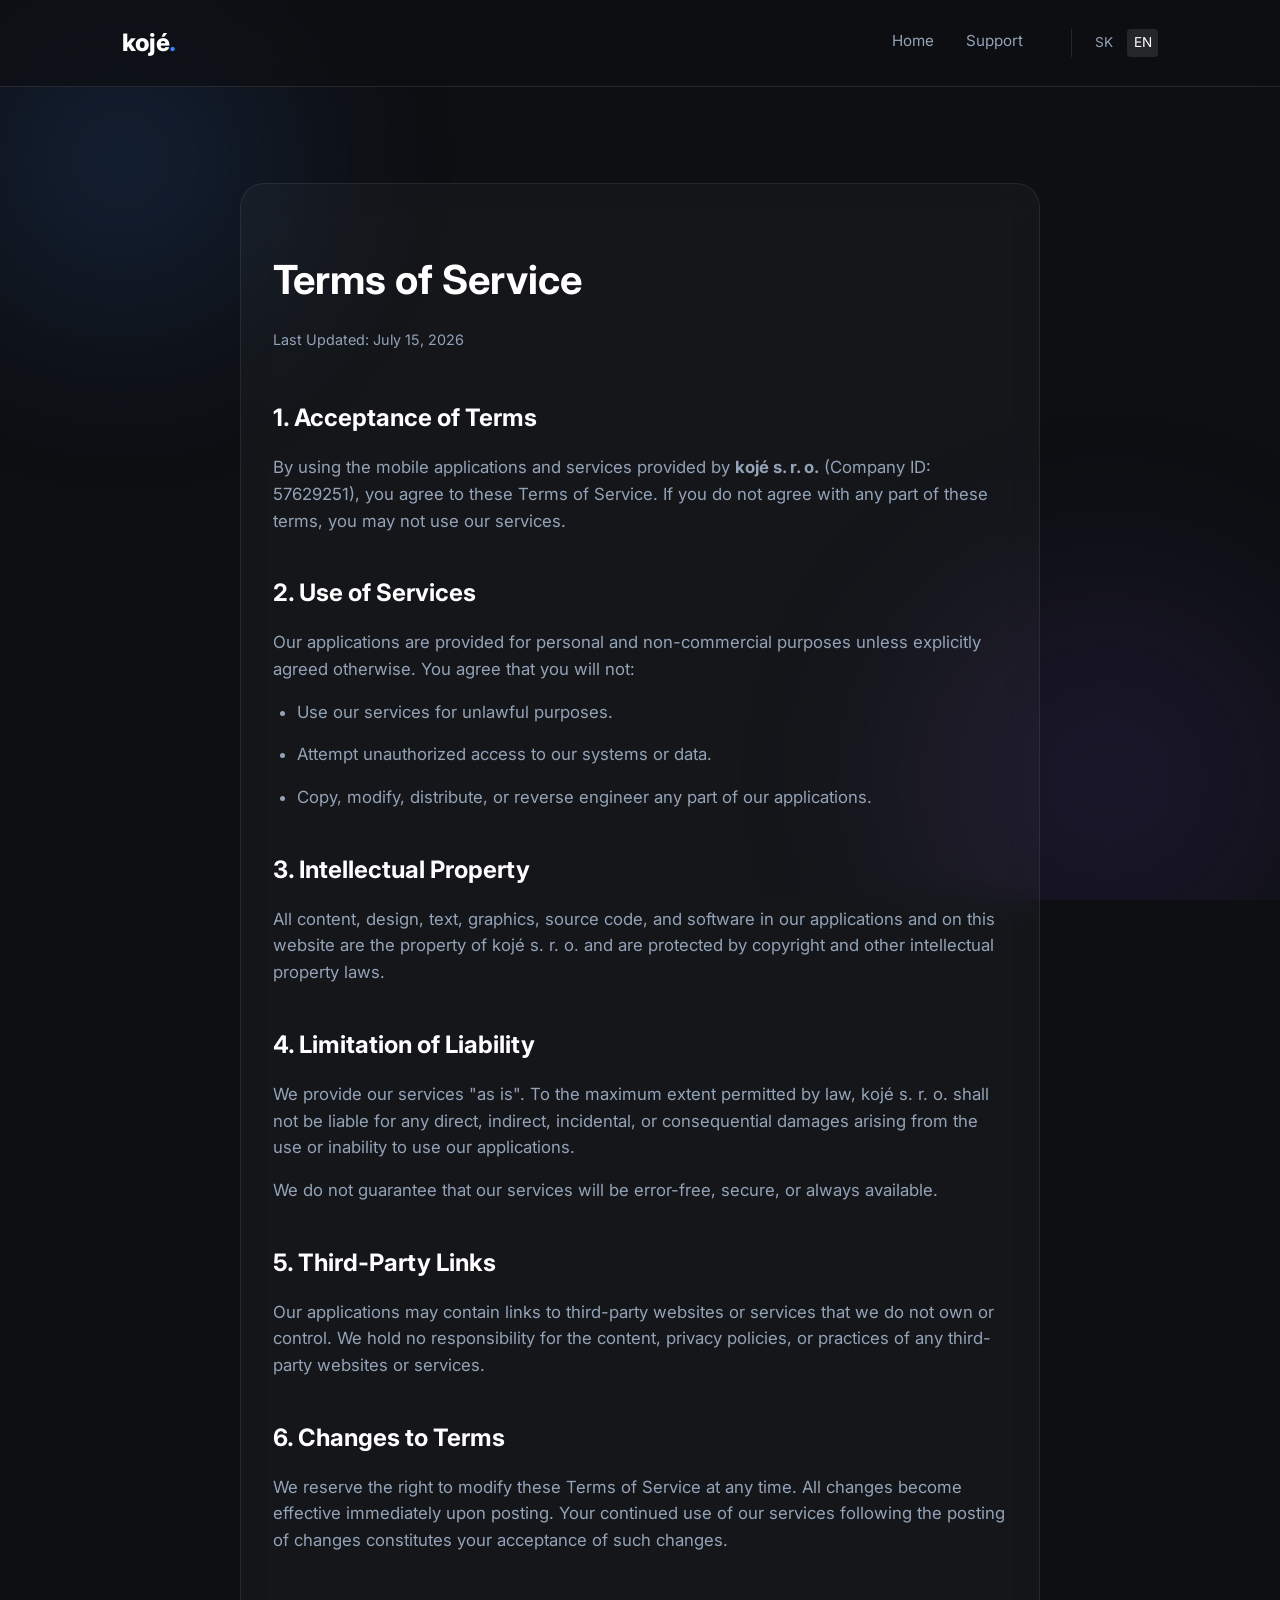
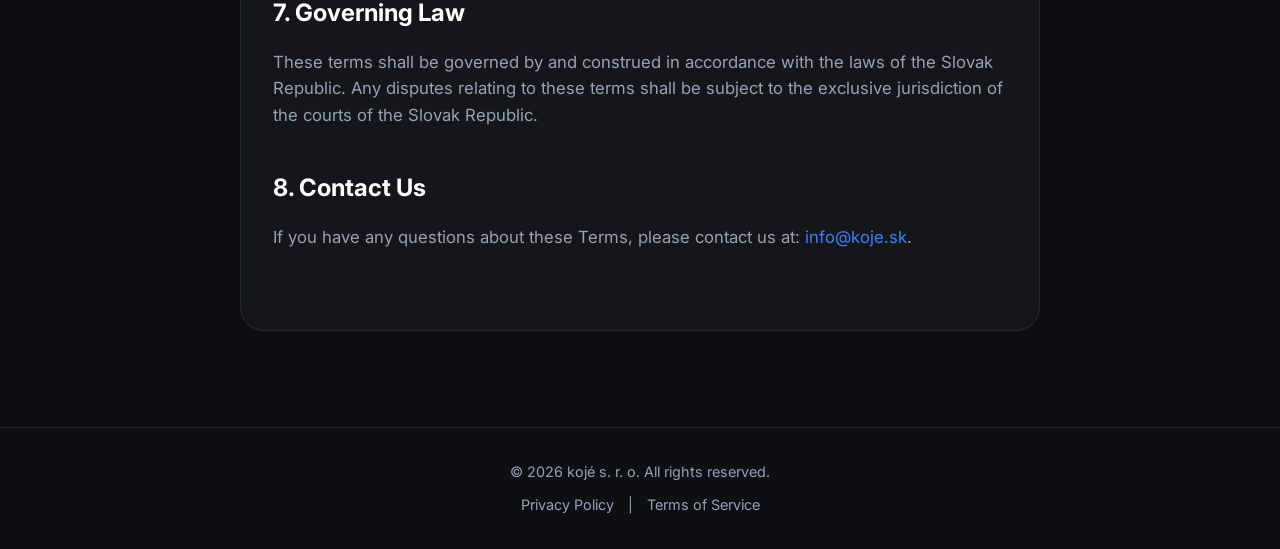
<file: en/terms-of-service.html>
<!DOCTYPE html>
<html lang="en">
<head>
    <meta charset="UTF-8">
    <meta name="viewport" content="width=device-width, initial-scale=1.0">
    <title>Terms of Service | kojé s.r.o.</title>
    <meta name="description" content="Terms of Service of kojé s.r.o.">
    <link rel="stylesheet" href="../css/style.css">
</head>
<body>
    <div class="bg-gradients">
        <div class="gradient-blob blob-1"></div>
        <div class="gradient-blob blob-2"></div>
    </div>

    <nav>
        <div class="container nav-content">
            <a href="/en/" class="logo">kojé<span>.</span></a>
            <div class="nav-links">
                <a href="/en/">Home</a>
                <a href="/en/support.html">Support</a>
                <div class="lang-switch">
                    <a href="/terms-of-service.html">SK</a>
                    <a href="/en/terms-of-service.html" class="active">EN</a>
                </div>
            </div>
        </div>
    </nav>

    <main>
        <div class="container">
            <div class="document-content">
                <h1>Terms of Service</h1>
                <span class="last-updated">Last Updated: July 15, 2026</span>

                <h2>1. Acceptance of Terms</h2>
                <p>By using the mobile applications and services provided by <strong>kojé s. r. o.</strong> (Company ID: 57629251), you agree to these Terms of Service. If you do not agree with any part of these terms, you may not use our services.</p>

                <h2>2. Use of Services</h2>
                <p>Our applications are provided for personal and non-commercial purposes unless explicitly agreed otherwise. You agree that you will not:</p>
                <ul>
                    <li>Use our services for unlawful purposes.</li>
                    <li>Attempt unauthorized access to our systems or data.</li>
                    <li>Copy, modify, distribute, or reverse engineer any part of our applications.</li>
                </ul>

                <h2>3. Intellectual Property</h2>
                <p>All content, design, text, graphics, source code, and software in our applications and on this website are the property of kojé s. r. o. and are protected by copyright and other intellectual property laws.</p>

                <h2>4. Limitation of Liability</h2>
                <p>We provide our services "as is". To the maximum extent permitted by law, kojé s. r. o. shall not be liable for any direct, indirect, incidental, or consequential damages arising from the use or inability to use our applications.</p>
                <p>We do not guarantee that our services will be error-free, secure, or always available.</p>

                <h2>5. Third-Party Links</h2>
                <p>Our applications may contain links to third-party websites or services that we do not own or control. We hold no responsibility for the content, privacy policies, or practices of any third-party websites or services.</p>

                <h2>6. Changes to Terms</h2>
                <p>We reserve the right to modify these Terms of Service at any time. All changes become effective immediately upon posting. Your continued use of our services following the posting of changes constitutes your acceptance of such changes.</p>

                <h2>7. Governing Law</h2>
                <p>These terms shall be governed by and construed in accordance with the laws of the Slovak Republic. Any disputes relating to these terms shall be subject to the exclusive jurisdiction of the courts of the Slovak Republic.</p>
                
                <h2>8. Contact Us</h2>
                <p>If you have any questions about these Terms, please contact us at: <a href="mailto:info@koje.sk">info@koje.sk</a>.</p>
            </div>
        </div>
    </main>

    <footer>
        <div class="container">
            <p>&copy; 2026 kojé s. r. o. All rights reserved.</p>
            <p style="margin-top: 10px;">
                <a href="/en/privacy-policy.html" style="color: var(--text-muted); text-decoration: none; margin: 0 10px;">Privacy Policy</a> | 
                <a href="/en/terms-of-service.html" style="color: var(--text-muted); text-decoration: none; margin: 0 10px;">Terms of Service</a>
            </p>
        </div>
    </footer>
</body>
</html>
</file>
<file: css/style.css>
@import url('https://fonts.googleapis.com/css2?family=Inter:wght@300;400;600;800&display=swap');

:root {
  --bg-color: #0d0f12;
  --text-color: #f1f5f9;
  --text-muted: #94a3b8;
  --primary-color: #3b82f6;
  --primary-hover: #2563eb;
  --card-bg: rgba(255, 255, 255, 0.03);
  --card-border: rgba(255, 255, 255, 0.08);
  --glass-bg: rgba(13, 15, 18, 0.7);
  --glass-border: rgba(255, 255, 255, 0.1);
}

* {
  margin: 0;
  padding: 0;
  box-sizing: border-box;
}

body {
  font-family: 'Inter', sans-serif;
  background-color: var(--bg-color);
  color: var(--text-color);
  line-height: 1.6;
  min-height: 100vh;
  display: flex;
  flex-direction: column;
  overflow-x: hidden;
  position: relative;
}

/* Background Gradients */
.bg-gradients {
  position: fixed;
  top: 0;
  left: 0;
  width: 100vw;
  height: 100vh;
  z-index: -1;
  overflow: hidden;
  pointer-events: none;
}

.gradient-blob {
  position: absolute;
  filter: blur(80px);
  opacity: 0.5;
  border-radius: 50%;
  animation: float 15s infinite ease-in-out alternate;
}

.blob-1 {
  top: -10%;
  left: -10%;
  width: 500px;
  height: 500px;
  background: radial-gradient(circle, rgba(59,130,246,0.4) 0%, rgba(13,15,18,0) 70%);
}

.blob-2 {
  bottom: -20%;
  right: -10%;
  width: 600px;
  height: 600px;
  background: radial-gradient(circle, rgba(139,92,246,0.3) 0%, rgba(13,15,18,0) 70%);
  animation-delay: -5s;
}

@keyframes float {
  0% { transform: translate(0, 0) scale(1); }
  50% { transform: translate(30px, 50px) scale(1.1); }
  100% { transform: translate(-20px, 20px) scale(0.9); }
}

/* Navigation */
nav {
  position: sticky;
  top: 0;
  z-index: 100;
  background: var(--glass-bg);
  backdrop-filter: blur(12px);
  -webkit-backdrop-filter: blur(12px);
  border-bottom: 1px solid var(--glass-border);
  padding: 1.5rem 0;
}

.container {
  width: 100%;
  max-width: 1100px;
  margin: 0 auto;
  padding: 0 2rem;
}

.nav-content {
  display: flex;
  justify-content: space-between;
  align-items: center;
}

.logo {
  font-size: 1.5rem;
  font-weight: 800;
  color: #fff;
  text-decoration: none;
  letter-spacing: -0.5px;
}

.logo span {
  color: var(--primary-color);
}

.nav-links {
  display: flex;
  gap: 2rem;
}

.nav-links a {
  color: var(--text-muted);
  text-decoration: none;
  font-size: 0.95rem;
  font-weight: 400;
  transition: color 0.3s ease;
}

.nav-links a:hover,
.nav-links a.active {
  color: #fff;
}

.lang-switch {
  display: inline-flex;
  align-items: center;
  gap: 0.5rem;
  margin-left: 1rem;
  color: var(--text-muted);
  font-size: 0.85rem;
  border-left: 1px solid var(--glass-border);
  padding-left: 1rem;
}

.lang-switch a {
  font-size: 0.85rem;
  padding: 0.2rem 0.4rem;
  border-radius: 4px;
}

.lang-switch a.active {
  background: rgba(255, 255, 255, 0.1);
  color: #fff;
}

/* Main Content */
main {
  flex: 1;
  display: flex;
  flex-direction: column;
  justify-content: center;
  align-items: center;
  padding: 6rem 0;
  text-align: center;
}

.hero h1 {
  font-size: 4.5rem;
  font-weight: 800;
  line-height: 1.1;
  margin-bottom: 1.5rem;
  letter-spacing: -1.5px;
  background: linear-gradient(to right, #fff, #94a3b8);
  -webkit-background-clip: text;
  -webkit-text-fill-color: transparent;
  animation: fadeUp 0.8s ease forwards;
  opacity: 0;
  transform: translateY(20px);
}

.hero p {
  font-size: 1.25rem;
  color: var(--text-muted);
  max-width: 600px;
  margin: 0 auto 3rem auto;
  animation: fadeUp 0.8s ease 0.2s forwards;
  opacity: 0;
  transform: translateY(20px);
}

@keyframes fadeUp {
  to {
    opacity: 1;
    transform: translateY(0);
  }
}

/* Glass Cards */
.info-grid {
  display: grid;
  grid-template-columns: repeat(auto-fit, minmax(300px, 1fr));
  gap: 2rem;
  width: 100%;
  max-width: 900px;
  margin: 0 auto;
  animation: fadeUp 0.8s ease 0.4s forwards;
  opacity: 0;
  transform: translateY(20px);
}

.glass-card {
  background: var(--card-bg);
  backdrop-filter: blur(16px);
  -webkit-backdrop-filter: blur(16px);
  border: 1px solid var(--card-border);
  border-radius: 24px;
  padding: 2.5rem;
  text-align: left;
  transition: transform 0.3s ease, border-color 0.3s ease;
}

.glass-card:hover {
  transform: translateY(-5px);
  border-color: rgba(255, 255, 255, 0.2);
}

.glass-card h3 {
  font-size: 1.25rem;
  font-weight: 600;
  margin-bottom: 1.5rem;
  color: #fff;
  display: flex;
  align-items: center;
  gap: 0.75rem;
}

.glass-card h3 svg {
  color: var(--primary-color);
}

.glass-card p {
  color: var(--text-muted);
  margin-bottom: 0.75rem;
  font-size: 0.95rem;
  display: flex;
  flex-direction: column;
}

.glass-card p strong {
  color: #fff;
  font-weight: 600;
  font-size: 0.85rem;
  text-transform: uppercase;
  letter-spacing: 0.5px;
  margin-bottom: 0.25rem;
}

.glass-card a {
  color: var(--primary-color);
  text-decoration: none;
  transition: color 0.3s;
}

.glass-card a:hover {
  color: #60a5fa;
}

/* Document Pages (Privacy, Terms, Support) */
.document-content {
  max-width: 800px;
  margin: 0 auto;
  text-align: left;
  padding: 4rem 2rem;
  background: var(--card-bg);
  backdrop-filter: blur(16px);
  -webkit-backdrop-filter: blur(16px);
  border: 1px solid var(--card-border);
  border-radius: 24px;
  animation: fadeUp 0.6s ease forwards;
}

.document-content h1 {
  font-size: 2.5rem;
  margin-bottom: 1rem;
  color: #fff;
}

.document-content .last-updated {
  color: var(--text-muted);
  font-size: 0.9rem;
  margin-bottom: 3rem;
  display: block;
}

.document-content h2 {
  font-size: 1.5rem;
  color: #fff;
  margin: 2.5rem 0 1rem 0;
}

.document-content p, .document-content li {
  color: var(--text-muted);
  margin-bottom: 1rem;
  font-size: 1.05rem;
}

.document-content ul {
  padding-left: 1.5rem;
  margin-bottom: 1.5rem;
}

.document-content a {
  color: var(--primary-color);
  text-decoration: none;
}

.document-content a:hover {
  text-decoration: underline;
}

/* Footer */
footer {
  text-align: center;
  padding: 2rem 0;
  border-top: 1px solid var(--glass-border);
  color: var(--text-muted);
  font-size: 0.9rem;
  margin-top: auto;
}

/* Responsive */
@media (max-width: 768px) {
  .hero h1 { font-size: 3rem; }
  .nav-links { display: none; } /* Could add a hamburger, but simple for now */
  .info-grid { grid-template-columns: 1fr; }
}
</file>
